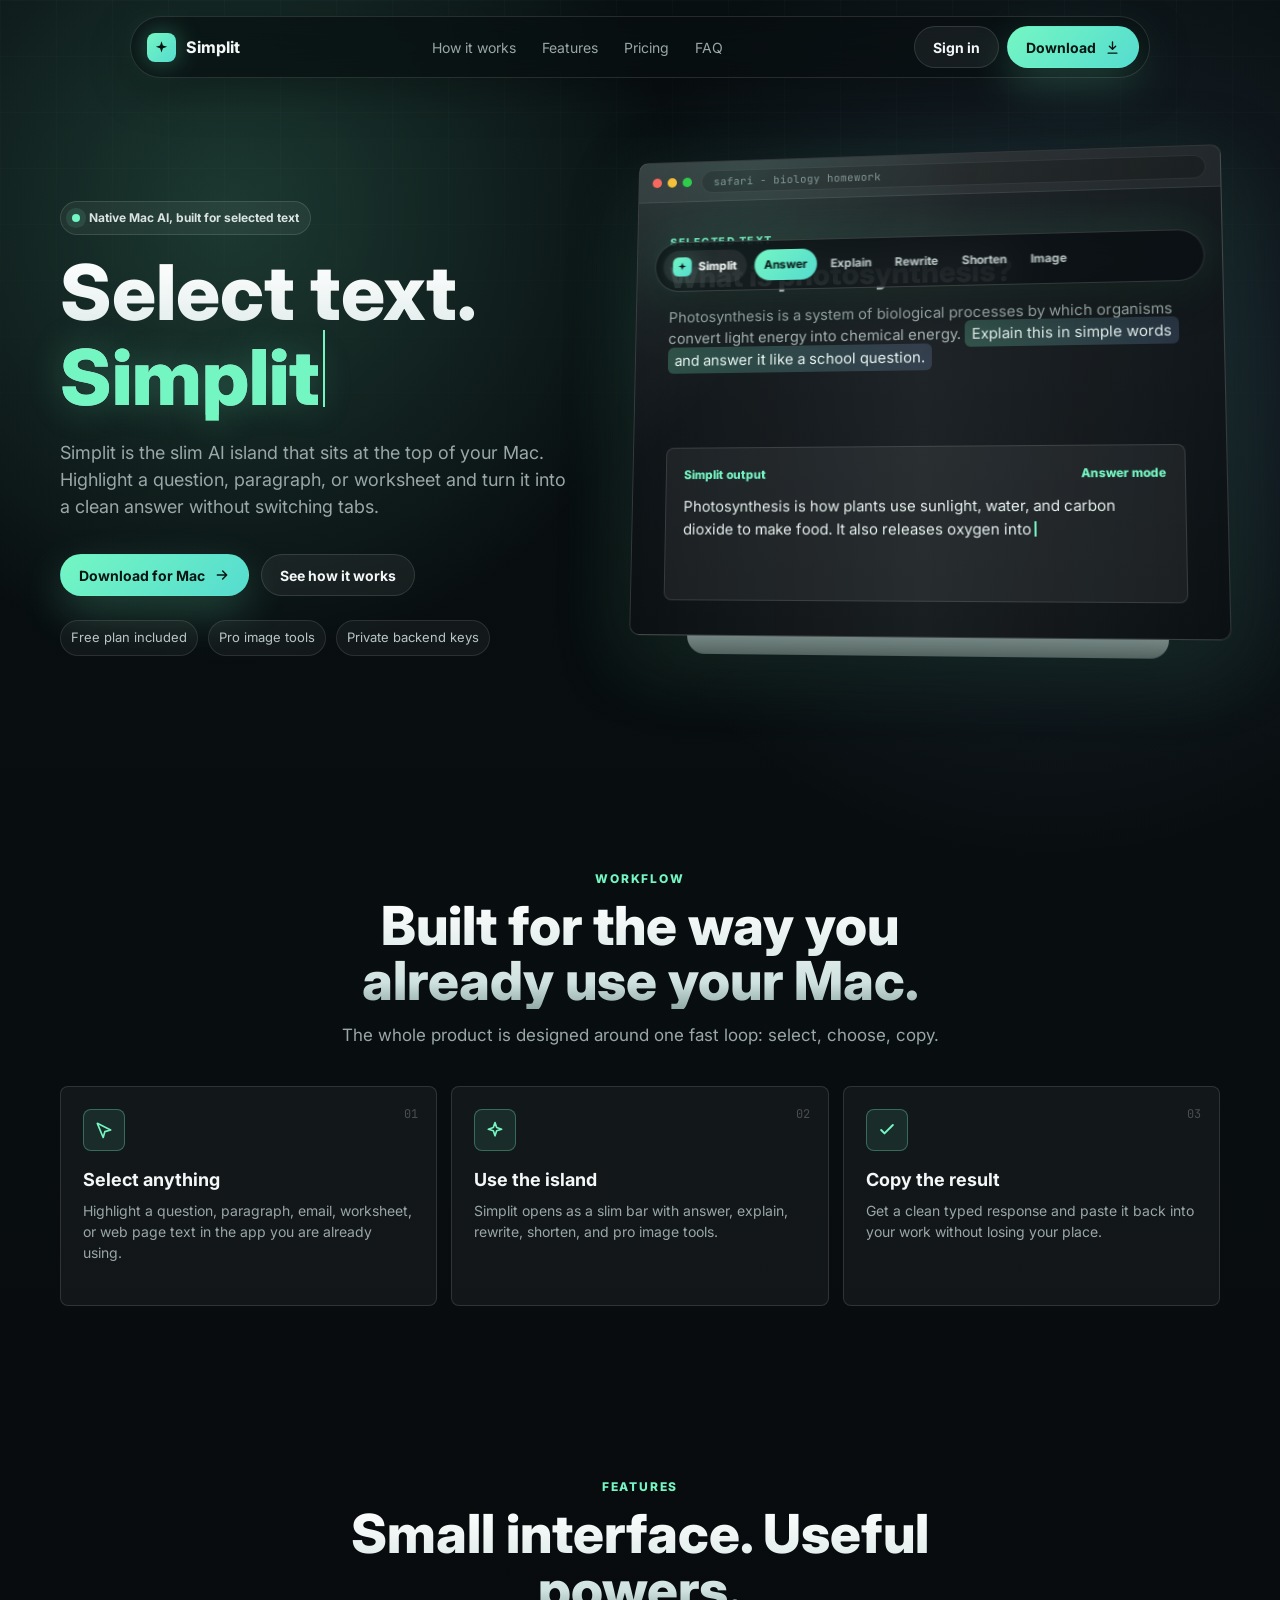
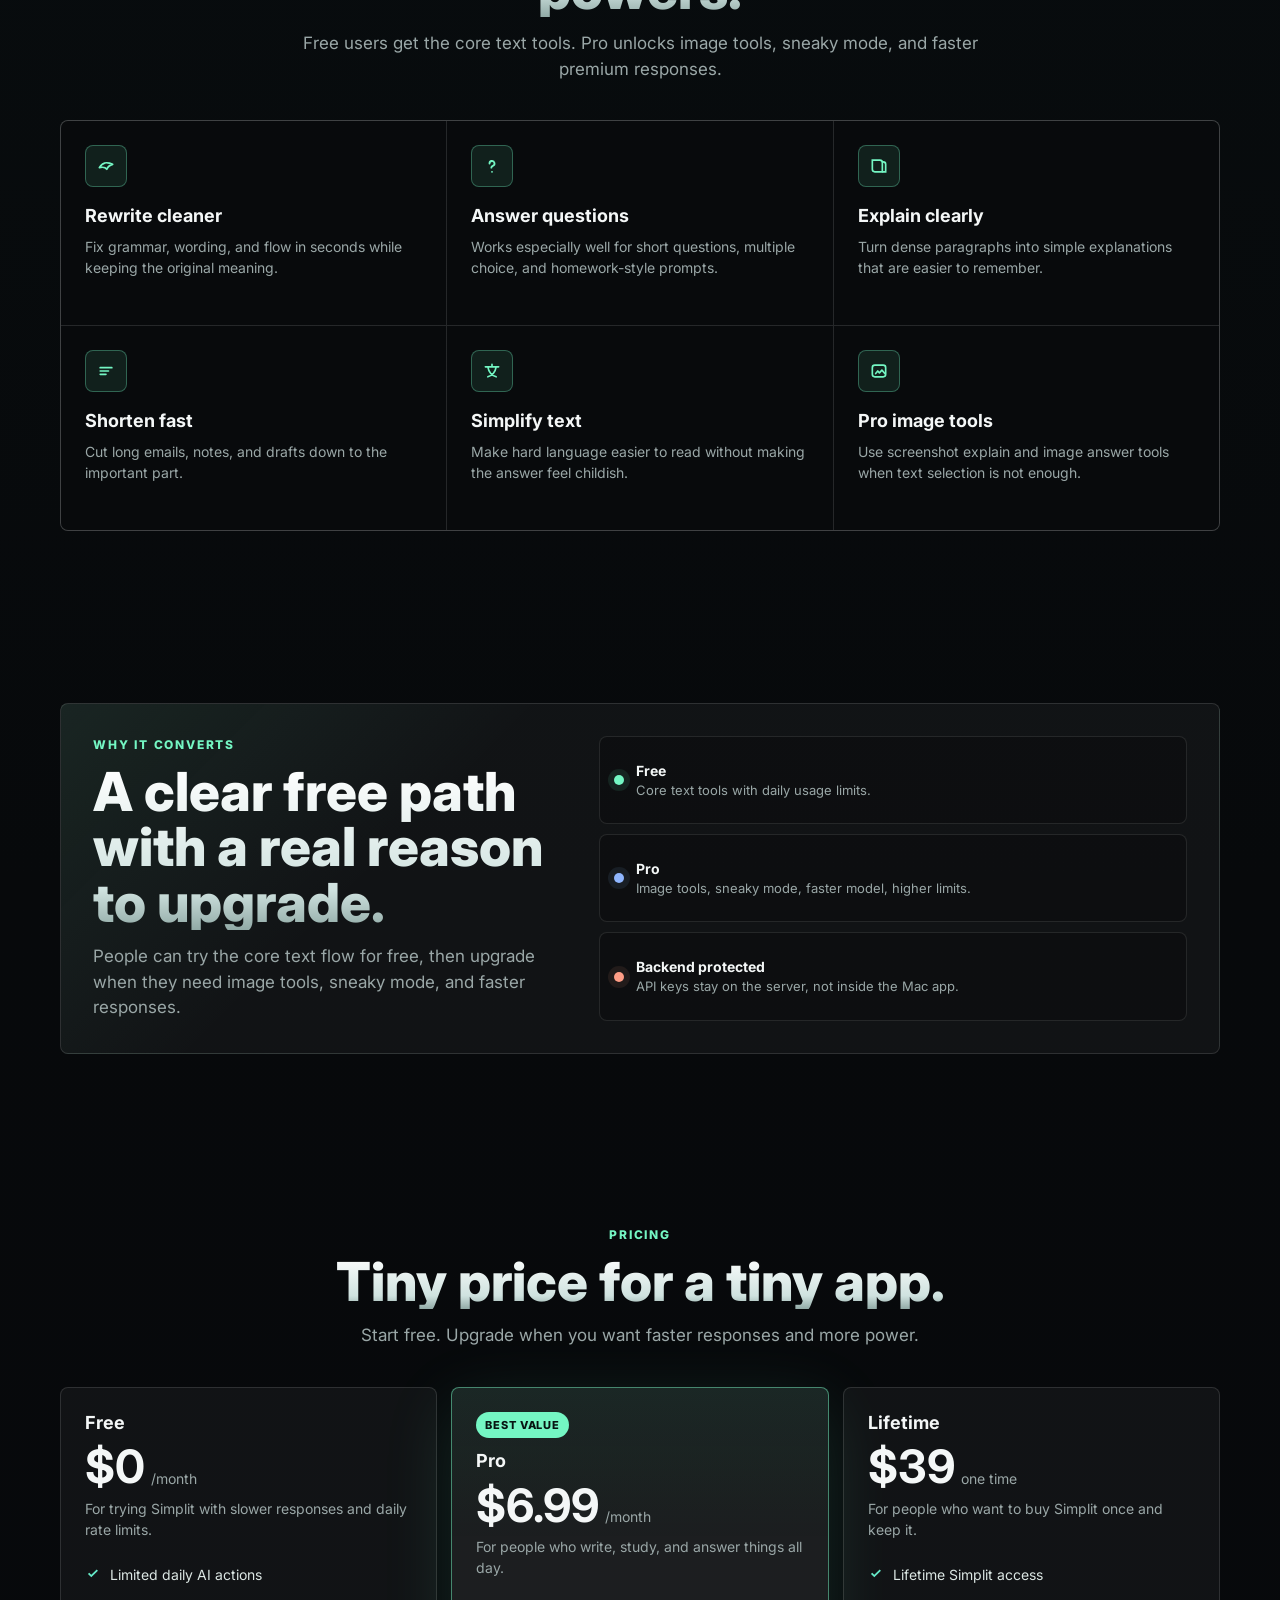
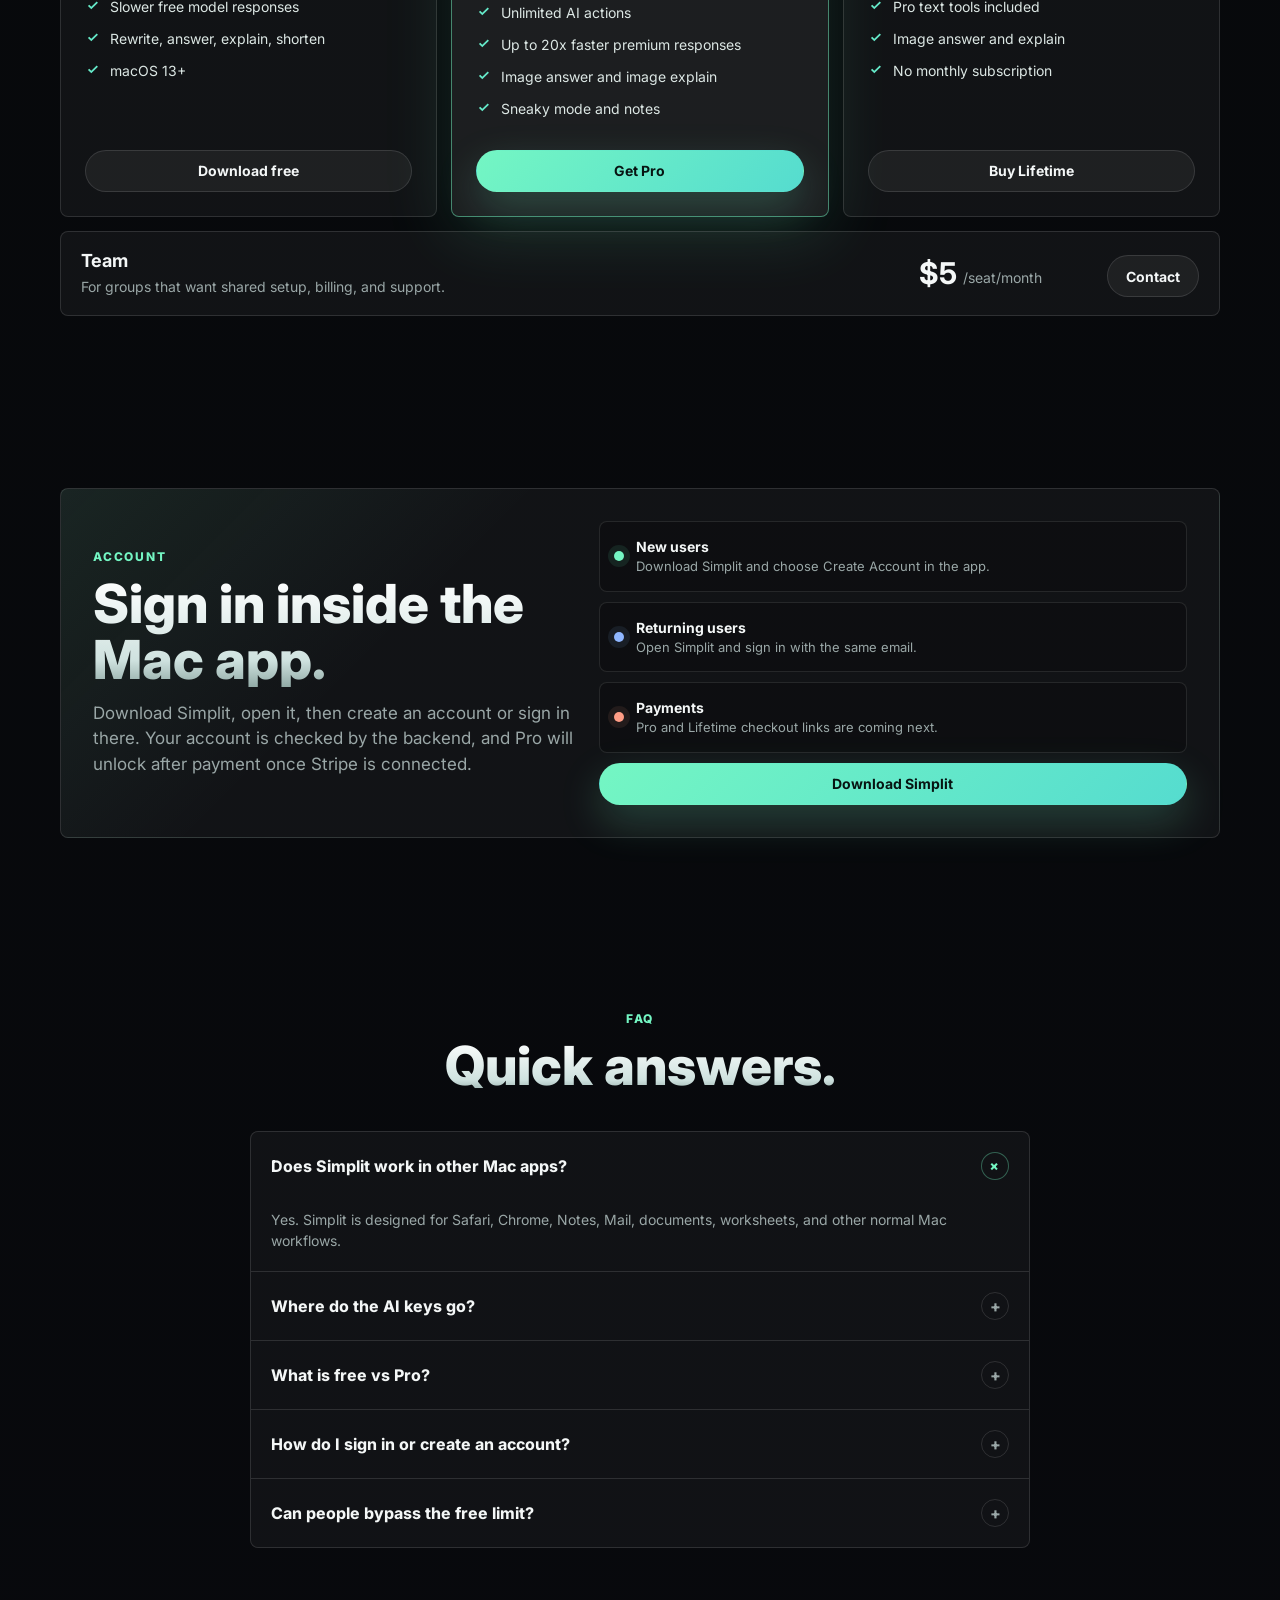
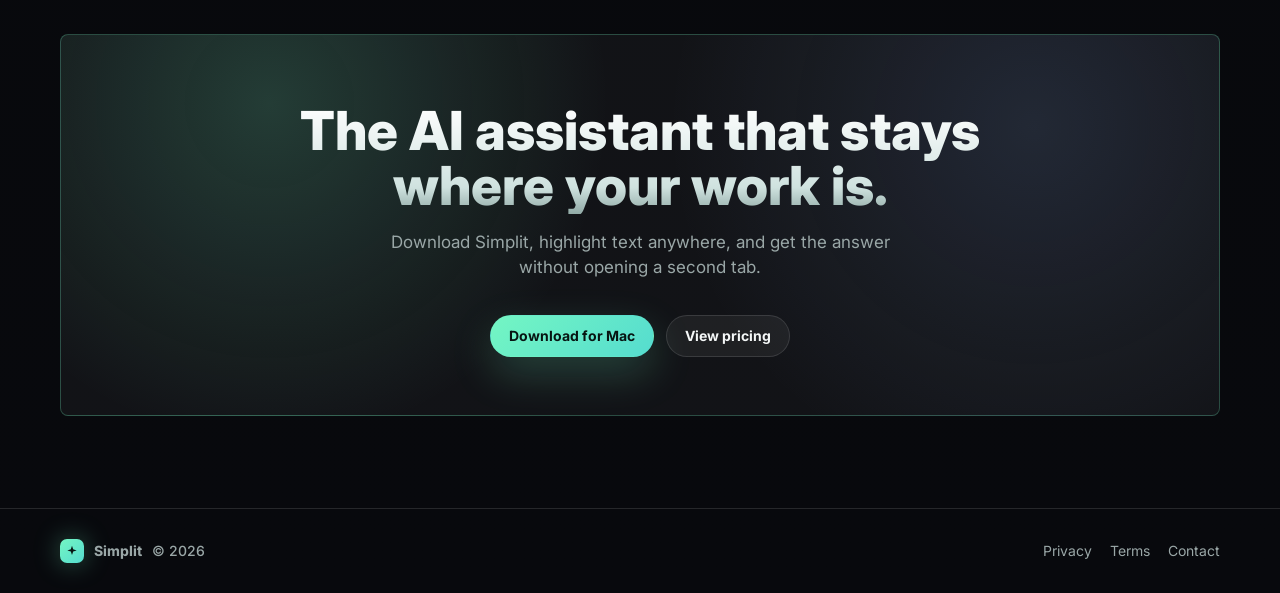
<file: index.html>
<!doctype html>
<html lang="en">
<head>
  <meta charset="utf-8">
  <meta name="viewport" content="width=device-width, initial-scale=1">
  <title>Simplit - AI writing assistant for Mac</title>
  <meta name="description" content="Simplit is a slim macOS AI island. Select text and answer, explain, rewrite, shorten, or simplify it without leaving the app you are in.">
  <meta property="og:title" content="Simplit - AI writing assistant for Mac">
  <meta property="og:description" content="Select text. Simplit answers. A native Mac AI assistant for students, writers, and builders.">
  <meta property="og:type" content="website">
  <meta name="twitter:card" content="summary_large_image">
  <link rel="preconnect" href="https://fonts.googleapis.com">
  <link rel="preconnect" href="https://fonts.gstatic.com" crossorigin>
  <link href="https://fonts.googleapis.com/css2?family=Inter:wght@400;500;600;700;800&family=JetBrains+Mono:wght@500&display=swap" rel="stylesheet">
  <style>
    :root {
      --bg: #07090b;
      --panel: rgba(255,255,255,.055);
      --panel-strong: rgba(255,255,255,.085);
      --line: rgba(255,255,255,.12);
      --text: #f4f7f7;
      --muted: #9aa7a7;
      --soft: #d9e4e1;
      --mint: #74f6c3;
      --mint-2: #55dccf;
      --blue: #8fb6ff;
      --coral: #ff9d86;
      --ink: #071412;
      --shadow: 0 18px 70px rgba(0,0,0,.44);
      --glow: 0 24px 80px rgba(116,246,195,.18);
    }

    * {
      box-sizing: border-box;
    }

    html {
      scroll-behavior: smooth;
    }

    body {
      margin: 0;
      min-height: 100vh;
      background:
        radial-gradient(circle at 18% 4%, rgba(116,246,195,.18), transparent 28rem),
        radial-gradient(circle at 82% 7%, rgba(143,182,255,.14), transparent 30rem),
        linear-gradient(180deg, #091012 0%, var(--bg) 46%, #08090d 100%);
      color: var(--text);
      font-family: Inter, system-ui, -apple-system, BlinkMacSystemFont, "Segoe UI", sans-serif;
      line-height: 1.5;
      -webkit-font-smoothing: antialiased;
      text-rendering: optimizeLegibility;
    }

    a {
      color: inherit;
      text-decoration: none;
    }

    button,
    a {
      -webkit-tap-highlight-color: transparent;
    }

    .page-shell {
      position: relative;
      overflow: hidden;
    }

    .gridwash {
      position: fixed;
      inset: 0;
      pointer-events: none;
      background-image:
        linear-gradient(rgba(255,255,255,.035) 1px, transparent 1px),
        linear-gradient(90deg, rgba(255,255,255,.035) 1px, transparent 1px);
      background-size: 56px 56px;
      mask-image: linear-gradient(to bottom, rgba(0,0,0,.85), transparent 72%);
      opacity: .7;
    }

    .container {
      width: min(1160px, calc(100% - 40px));
      margin: 0 auto;
    }

    .nav-wrap {
      position: fixed;
      z-index: 50;
      top: 16px;
      left: 0;
      right: 0;
      padding: 0 16px;
    }

    .nav {
      display: flex;
      align-items: center;
      justify-content: space-between;
      gap: 16px;
      width: min(1020px, 100%);
      margin: 0 auto;
      padding: 9px 10px 9px 16px;
      border: 1px solid var(--line);
      border-radius: 999px;
      background: rgba(9, 14, 16, .72);
      box-shadow: 0 14px 44px rgba(0,0,0,.28);
      backdrop-filter: blur(22px) saturate(145%);
      -webkit-backdrop-filter: blur(22px) saturate(145%);
    }

    .brand {
      display: flex;
      align-items: center;
      gap: 10px;
      min-width: max-content;
      font-weight: 750;
      letter-spacing: 0;
    }

    .logo {
      display: grid;
      place-items: center;
      width: 29px;
      height: 29px;
      color: var(--ink);
      border-radius: 8px;
      background: linear-gradient(135deg, var(--mint), var(--mint-2));
      box-shadow: 0 0 26px rgba(116,246,195,.36);
    }

    .nav-links {
      display: flex;
      align-items: center;
      gap: 2px;
      color: var(--muted);
      font-size: 14px;
    }

    .nav-links a {
      border-radius: 999px;
      padding: 8px 12px;
      transition: background .18s ease, color .18s ease, transform .18s ease;
    }

    .nav-links a:hover {
      color: var(--text);
      background: rgba(255,255,255,.07);
      transform: translateY(-1px);
    }

    .button {
      display: inline-flex;
      align-items: center;
      justify-content: center;
      gap: 9px;
      min-height: 42px;
      padding: 0 18px;
      border: 1px solid transparent;
      border-radius: 999px;
      font-size: 14px;
      font-weight: 700;
      white-space: nowrap;
      transition: transform .18s ease, background .18s ease, border-color .18s ease, box-shadow .18s ease;
    }

    .button:hover {
      transform: translateY(-2px);
    }

    .button.primary {
      color: var(--ink);
      background: linear-gradient(135deg, var(--mint), var(--mint-2));
      box-shadow: 0 16px 42px rgba(116,246,195,.22);
    }

    .button.primary:hover {
      box-shadow: 0 20px 54px rgba(116,246,195,.34);
    }

    .button.secondary {
      color: var(--text);
      border-color: var(--line);
      background: rgba(255,255,255,.055);
    }

    .button.secondary:hover {
      background: rgba(255,255,255,.085);
      border-color: rgba(255,255,255,.22);
    }

    .hero {
      position: relative;
      padding: 148px 0 76px;
    }

    .hero-grid {
      display: grid;
      grid-template-columns: minmax(0, .92fr) minmax(420px, 1.08fr);
      align-items: center;
      gap: 58px;
    }

    .eyebrow {
      display: inline-flex;
      align-items: center;
      gap: 9px;
      width: fit-content;
      padding: 7px 11px;
      color: var(--soft);
      border: 1px solid rgba(255,255,255,.12);
      border-radius: 999px;
      background: rgba(255,255,255,.055);
      font-size: 12px;
      font-weight: 700;
    }

    .ping {
      position: relative;
      width: 8px;
      height: 8px;
      border-radius: 999px;
      background: var(--mint);
      box-shadow: 0 0 0 6px rgba(116,246,195,.11);
    }

    h1,
    h2,
    h3,
    p {
      margin: 0;
    }

    h1 {
      max-width: 640px;
      margin-top: 22px;
      font-size: clamp(48px, 6vw, 82px);
      line-height: .95;
      font-weight: 820;
      letter-spacing: 0;
    }

    .gradient-text {
      background: linear-gradient(180deg, #fff 0%, #cfe2df 76%, #91aaa6 100%);
      -webkit-background-clip: text;
      background-clip: text;
      color: transparent;
    }

    .accent-text {
      color: var(--mint);
      text-shadow: 0 0 36px rgba(116,246,195,.25);
    }

    .hero-copy {
      max-width: 580px;
      margin-top: 24px;
      color: var(--muted);
      font-size: 18px;
    }

    .hero-actions {
      display: flex;
      flex-wrap: wrap;
      gap: 12px;
      margin-top: 34px;
    }

    .nav-actions {
      display: flex;
      align-items: center;
      gap: 8px;
    }

    .microproof {
      display: flex;
      flex-wrap: wrap;
      gap: 10px;
      margin-top: 24px;
      color: #b9c6c5;
      font-size: 13px;
    }

    .microproof span {
      padding: 7px 10px;
      border: 1px solid rgba(255,255,255,.1);
      border-radius: 999px;
      background: rgba(255,255,255,.045);
    }

    .mac-stage {
      position: relative;
      min-height: 560px;
      perspective: 1200px;
    }

    .mac-light {
      position: absolute;
      inset: 58px 24px auto;
      height: 360px;
      border-radius: 999px;
      background:
        radial-gradient(circle at 30% 30%, rgba(116,246,195,.28), transparent 40%),
        radial-gradient(circle at 72% 24%, rgba(143,182,255,.22), transparent 38%),
        radial-gradient(circle at 50% 75%, rgba(255,157,134,.13), transparent 42%);
      filter: blur(44px);
      opacity: .9;
      animation: breathe 5s ease-in-out infinite;
    }

    .mac {
      position: relative;
      width: min(100%, 650px);
      margin: 0 auto;
      transform: rotateX(5deg) rotateY(-6deg);
      transform-origin: center;
      animation: floatMac 6s ease-in-out infinite;
    }

    .screen {
      position: relative;
      overflow: hidden;
      min-height: 412px;
      border: 1px solid rgba(255,255,255,.16);
      border-radius: 10px;
      background:
        linear-gradient(135deg, rgba(255,255,255,.08), transparent 30%),
        linear-gradient(180deg, #151b1f, #0b1013);
      box-shadow: var(--shadow), var(--glow);
    }

    .screen::before {
      content: "";
      position: absolute;
      inset: 0;
      background:
        linear-gradient(90deg, transparent, rgba(255,255,255,.06), transparent),
        radial-gradient(circle at 20% 0%, rgba(116,246,195,.1), transparent 34%);
      pointer-events: none;
    }

    .browser-top {
      display: flex;
      align-items: center;
      gap: 10px;
      height: 42px;
      padding: 0 14px;
      border-bottom: 1px solid rgba(255,255,255,.08);
      background: rgba(255,255,255,.055);
    }

    .traffic {
      display: flex;
      gap: 6px;
    }

    .traffic span {
      width: 10px;
      height: 10px;
      border-radius: 999px;
    }

    .traffic span:nth-child(1) { background: #ff5f57; }
    .traffic span:nth-child(2) { background: #febc2e; }
    .traffic span:nth-child(3) { background: #28c840; }

    .urlbar {
      flex: 1;
      min-width: 0;
      height: 24px;
      border: 1px solid rgba(255,255,255,.08);
      border-radius: 999px;
      background: rgba(0,0,0,.22);
      color: #7f8d8c;
      font-family: "JetBrains Mono", monospace;
      font-size: 11px;
      line-height: 22px;
      padding: 0 12px;
      overflow: hidden;
      text-overflow: ellipsis;
      white-space: nowrap;
    }

    .document {
      padding: 34px;
    }

    .doc-label {
      color: var(--mint);
      font-size: 11px;
      font-weight: 800;
      letter-spacing: .14em;
      text-transform: uppercase;
    }

    .doc-title {
      max-width: 470px;
      margin-top: 12px;
      color: #f7fbfb;
      font-size: 30px;
      line-height: 1.1;
      font-weight: 800;
    }

    .doc-text {
      max-width: 520px;
      margin-top: 14px;
      color: #aab8b7;
      font-size: 15px;
    }

    .selection {
      margin-top: 22px;
      padding: 4px 7px;
      border-radius: 6px;
      color: #eaf7f4;
      background: linear-gradient(90deg, rgba(116,246,195,.24), rgba(143,182,255,.18));
      box-decoration-break: clone;
      -webkit-box-decoration-break: clone;
    }

    .simplit-island {
      position: absolute;
      left: 50%;
      top: 84px;
      display: flex;
      align-items: center;
      gap: 8px;
      width: min(94%, 560px);
      padding: 8px;
      border: 1px solid rgba(255,255,255,.16);
      border-radius: 999px;
      background: rgba(10, 15, 17, .78);
      box-shadow: 0 18px 54px rgba(0,0,0,.46), 0 0 48px rgba(116,246,195,.16);
      transform: translateX(-50%);
      backdrop-filter: blur(24px) saturate(155%);
      -webkit-backdrop-filter: blur(24px) saturate(155%);
      animation: islandIn .85s .35s cubic-bezier(.2,.9,.2,1) both;
    }

    .island-brand {
      display: flex;
      align-items: center;
      gap: 7px;
      min-width: max-content;
      padding: 7px 10px;
      border-radius: 999px;
      background: rgba(255,255,255,.07);
      font-size: 12px;
      font-weight: 800;
    }

    .island-tools {
      display: flex;
      align-items: center;
      gap: 4px;
      overflow: hidden;
    }

    .tool-pill {
      min-width: max-content;
      padding: 7px 10px;
      border-radius: 999px;
      color: #c4cfcd;
      font-size: 12px;
      font-weight: 700;
      transition: color .18s ease, background .18s ease;
    }

    .tool-pill.active {
      color: var(--ink);
      background: linear-gradient(135deg, var(--mint), var(--mint-2));
    }

    .tool-pill:not(.active):hover {
      color: var(--text);
      background: rgba(255,255,255,.075);
    }

    .answer-card {
      position: relative;
      margin-top: 78px;
      width: min(100%, 520px);
      padding: 18px;
      border: 1px solid rgba(255,255,255,.12);
      border-radius: 8px;
      background: rgba(255,255,255,.06);
    }

    .answer-head {
      display: flex;
      align-items: center;
      justify-content: space-between;
      gap: 10px;
      color: var(--mint);
      font-size: 12px;
      font-weight: 800;
    }

    .answer-body {
      min-height: 86px;
      margin-top: 12px;
      color: #e8f2ef;
      font-size: 15px;
    }

    .caret {
      display: inline-block;
      width: 2px;
      height: 1em;
      margin-left: 3px;
      vertical-align: -2px;
      background: var(--mint);
      animation: blink 1s infinite;
    }

    .mac-base {
      width: 80%;
      height: 18px;
      margin: 0 auto;
      border-radius: 0 0 30px 30px;
      background: linear-gradient(180deg, #aeb8ba, #697273);
      box-shadow: 0 24px 48px rgba(0,0,0,.36);
    }

    .section {
      position: relative;
      padding: 86px 0;
    }

    .section-head {
      width: min(680px, 100%);
      margin: 0 auto 38px;
      text-align: center;
    }

    .kicker {
      color: var(--mint);
      font-size: 12px;
      font-weight: 800;
      letter-spacing: .15em;
      text-transform: uppercase;
    }

    h2 {
      margin-top: 10px;
      font-size: clamp(34px, 4.2vw, 54px);
      line-height: 1.03;
      font-weight: 820;
      letter-spacing: 0;
    }

    .section-copy {
      margin-top: 14px;
      color: var(--muted);
      font-size: 17px;
    }

    .workflow {
      display: grid;
      grid-template-columns: repeat(3, 1fr);
      gap: 14px;
    }

    .step {
      position: relative;
      min-height: 220px;
      padding: 22px;
      border: 1px solid var(--line);
      border-radius: 8px;
      background: rgba(255,255,255,.045);
      transition: transform .2s ease, background .2s ease, border-color .2s ease;
    }

    .step:hover,
    .feature:hover,
    .price:hover {
      transform: translateY(-4px);
      background: rgba(255,255,255,.068);
      border-color: rgba(255,255,255,.22);
    }

    .number {
      position: absolute;
      top: 18px;
      right: 18px;
      color: rgba(255,255,255,.24);
      font-family: "JetBrains Mono", monospace;
      font-size: 12px;
    }

    .iconbox {
      display: grid;
      place-items: center;
      width: 42px;
      height: 42px;
      margin-bottom: 18px;
      border: 1px solid rgba(116,246,195,.32);
      border-radius: 8px;
      color: var(--mint);
      background: rgba(116,246,195,.09);
    }

    .step h3,
    .feature h3,
    .price h3 {
      font-size: 18px;
      line-height: 1.2;
    }

    .step p,
    .feature p,
    .price p,
    .faq p {
      margin-top: 9px;
      color: var(--muted);
      font-size: 14px;
    }

    .feature-grid {
      display: grid;
      grid-template-columns: repeat(3, 1fr);
      gap: 1px;
      overflow: hidden;
      border: 1px solid var(--line);
      border-radius: 8px;
      background: var(--line);
    }

    .feature {
      min-height: 204px;
      padding: 24px;
      background: rgba(7,9,11,.92);
      transition: transform .2s ease, background .2s ease, border-color .2s ease;
    }

    .compare-band {
      display: grid;
      grid-template-columns: .9fr 1.1fr;
      gap: 24px;
      align-items: stretch;
      padding: 32px;
      border: 1px solid var(--line);
      border-radius: 8px;
      background:
        linear-gradient(135deg, rgba(116,246,195,.08), transparent 32%),
        rgba(255,255,255,.045);
    }

    .compare-copy {
      display: flex;
      flex-direction: column;
      justify-content: center;
    }

    .compare-copy h2 {
      max-width: 450px;
    }

    .mini-list {
      display: grid;
      gap: 10px;
    }

    .mini-row {
      display: flex;
      align-items: center;
      gap: 12px;
      min-height: 62px;
      padding: 14px;
      border: 1px solid rgba(255,255,255,.1);
      border-radius: 8px;
      background: rgba(0,0,0,.22);
    }

    .mini-row strong {
      display: block;
      font-size: 14px;
    }

    .mini-row span {
      display: block;
      color: var(--muted);
      font-size: 13px;
    }

    .dot {
      width: 10px;
      height: 10px;
      border-radius: 999px;
      background: var(--mint);
      box-shadow: 0 0 0 6px rgba(116,246,195,.09);
    }

    .pricing {
      display: grid;
      grid-template-columns: repeat(3, 1fr);
      gap: 14px;
    }

    .price {
      position: relative;
      display: flex;
      flex-direction: column;
      min-height: 430px;
      padding: 24px;
      border: 1px solid var(--line);
      border-radius: 8px;
      background: rgba(255,255,255,.045);
      transition: transform .2s ease, background .2s ease, border-color .2s ease, box-shadow .2s ease;
    }

    .price.featured {
      border-color: rgba(116,246,195,.48);
      background:
        linear-gradient(180deg, rgba(116,246,195,.09), rgba(255,255,255,.045) 36%),
        rgba(255,255,255,.045);
      box-shadow: 0 18px 70px rgba(116,246,195,.13);
    }

    .badge {
      width: fit-content;
      margin-bottom: 12px;
      padding: 5px 9px;
      border-radius: 999px;
      color: var(--ink);
      background: var(--mint);
      font-size: 11px;
      font-weight: 800;
      letter-spacing: .08em;
      text-transform: uppercase;
    }

    .price-line {
      display: flex;
      align-items: end;
      gap: 6px;
      margin-top: 12px;
    }

    .price-line strong {
      font-size: 46px;
      line-height: .95;
      letter-spacing: 0;
    }

    .price-line span {
      color: var(--muted);
      font-size: 14px;
    }

    .checks {
      display: grid;
      gap: 11px;
      margin: 24px 0;
      padding: 0;
      list-style: none;
      color: #dce7e4;
      font-size: 14px;
    }

    .checks li {
      display: flex;
      gap: 9px;
    }

    .checks li::before {
      content: "";
      width: 16px;
      height: 16px;
      margin-top: 2px;
      flex: 0 0 16px;
      border-radius: 999px;
      background:
        linear-gradient(135deg, var(--mint), var(--mint-2));
      mask: url("data:image/svg+xml,%3Csvg xmlns='http://www.w3.org/2000/svg' viewBox='0 0 20 20'%3E%3Cpath fill='black' d='M8.1 13.7 4.4 10l1.4-1.4 2.3 2.3 6-6 1.4 1.4z'/%3E%3C/svg%3E") center / 18px 18px no-repeat;
    }

    .price .button {
      margin-top: auto;
    }

    .price.team-small {
      grid-column: 1 / -1;
      min-height: 0;
      display: grid;
      grid-template-columns: 1fr auto auto;
      align-items: center;
      gap: 18px;
      padding: 18px 20px;
    }

    .price.team-small p {
      margin-top: 5px;
    }

    .price.team-small .price-line {
      margin-top: 0;
      min-width: 170px;
    }

    .price.team-small .price-line strong {
      font-size: 30px;
    }

    .faq {
      width: min(780px, 100%);
      margin: 0 auto;
      border: 1px solid var(--line);
      border-radius: 8px;
      background: rgba(255,255,255,.04);
      overflow: hidden;
    }

    details {
      border-bottom: 1px solid var(--line);
    }

    details:last-child {
      border-bottom: 0;
    }

    summary {
      display: flex;
      align-items: center;
      justify-content: space-between;
      gap: 18px;
      padding: 20px;
      cursor: pointer;
      font-weight: 750;
      list-style: none;
    }

    summary::-webkit-details-marker {
      display: none;
    }

    .plus {
      display: grid;
      place-items: center;
      width: 28px;
      height: 28px;
      flex: 0 0 28px;
      border: 1px solid var(--line);
      border-radius: 999px;
      color: var(--muted);
      transition: transform .2s ease, color .2s ease, border-color .2s ease;
    }

    details[open] .plus {
      color: var(--mint);
      border-color: rgba(116,246,195,.35);
      transform: rotate(45deg);
    }

    details p {
      padding: 0 20px 20px;
    }

    .cta {
      padding-bottom: 92px;
    }

    .cta-panel {
      position: relative;
      overflow: hidden;
      padding: 58px 30px;
      border: 1px solid rgba(116,246,195,.25);
      border-radius: 8px;
      background:
        radial-gradient(circle at 18% 18%, rgba(116,246,195,.18), transparent 34%),
        radial-gradient(circle at 84% 24%, rgba(143,182,255,.13), transparent 36%),
        rgba(255,255,255,.045);
      text-align: center;
    }

    .cta-panel h2 {
      max-width: 760px;
      margin-left: auto;
      margin-right: auto;
    }

    .cta-panel p {
      max-width: 560px;
      margin: 16px auto 0;
      color: var(--muted);
      font-size: 17px;
    }

    footer {
      border-top: 1px solid var(--line);
      padding: 30px 0;
      color: var(--muted);
      font-size: 14px;
    }

    .footer-inner {
      display: flex;
      align-items: center;
      justify-content: space-between;
      gap: 20px;
    }

    .footer-links {
      display: flex;
      gap: 18px;
    }

    .footer-links a {
      transition: color .18s ease;
    }

    .footer-links a:hover {
      color: var(--text);
    }

    .reveal {
      opacity: 0;
      transform: translateY(16px);
      animation: reveal .75s ease forwards;
    }

    .delay-1 { animation-delay: .08s; }
    .delay-2 { animation-delay: .18s; }
    .delay-3 { animation-delay: .28s; }

    @keyframes reveal {
      to {
        opacity: 1;
        transform: none;
      }
    }

    @keyframes floatMac {
      0%, 100% { transform: rotateX(5deg) rotateY(-6deg) translateY(0); }
      50% { transform: rotateX(5deg) rotateY(-6deg) translateY(-12px); }
    }

    @keyframes islandIn {
      from {
        opacity: 0;
        transform: translateX(-50%) translateY(-20px) scale(.96);
      }
      to {
        opacity: 1;
        transform: translateX(-50%) translateY(0) scale(1);
      }
    }

    @keyframes breathe {
      0%, 100% { opacity: .72; transform: scale(.98); }
      50% { opacity: 1; transform: scale(1.04); }
    }

    @keyframes blink {
      0%, 45% { opacity: 1; }
      46%, 100% { opacity: 0; }
    }

    @media (max-width: 980px) {
      .nav {
        width: 100%;
      }

      .nav-links {
        display: none;
      }

      .hero {
        padding-top: 124px;
      }

      .hero-grid {
        grid-template-columns: 1fr;
        gap: 42px;
      }

      .hero-copy,
      h1 {
        max-width: none;
      }

      .mac-stage {
        min-height: 500px;
      }

      .mac {
        transform: none;
        animation: none;
      }

      .workflow,
      .feature-grid,
      .pricing,
      .compare-band {
        grid-template-columns: 1fr;
      }

      .price.team-small {
        grid-template-columns: 1fr;
      }

      .price.team-small .price-line {
        min-width: 0;
      }
    }

    @media (max-width: 640px) {
      .container {
        width: min(100% - 28px, 1160px);
      }

      .nav {
        padding-left: 12px;
      }

      .button {
        min-height: 40px;
        padding: 0 14px;
      }

      .nav-actions .button.secondary {
        display: none;
      }

      .hero {
        padding-top: 112px;
        padding-bottom: 44px;
      }

      h1 {
        font-size: clamp(42px, 14vw, 58px);
      }

      .hero-copy {
        font-size: 16px;
      }

      .hero-actions {
        display: grid;
      }

      .mac-stage {
        min-height: 465px;
      }

      .screen {
        min-height: 420px;
      }

      .document {
        padding: 24px 18px;
      }

      .doc-title {
        font-size: 24px;
      }

      .simplit-island {
        top: 72px;
        align-items: stretch;
        border-radius: 18px;
        flex-direction: column;
        width: calc(100% - 24px);
      }

      .island-tools {
        flex-wrap: wrap;
      }

      .tool-pill {
        flex: 1;
        text-align: center;
      }

      .answer-card {
        margin-top: 128px;
      }

      .section {
        padding: 64px 0;
      }

      .compare-band {
        padding: 22px;
      }

      .footer-inner {
        flex-direction: column;
      }
    }
  </style>
</head>
<body>
  <div class="page-shell">
    <div class="gridwash"></div>

    <header class="nav-wrap">
      <nav class="nav" aria-label="Main navigation">
        <a class="brand" href="#">
          <span class="logo" aria-hidden="true">
            <svg width="17" height="17" viewBox="0 0 24 24" fill="none">
              <path d="M12 3 14 9l6 2-6 2-2 6-2-6-6-2 6-2 2-6Z" fill="currentColor"/>
            </svg>
          </span>
          <span>Simplit</span>
        </a>

        <div class="nav-links">
          <a href="#workflow">How it works</a>
          <a href="#features">Features</a>
          <a href="#pricing">Pricing</a>
          <a href="#faq">FAQ</a>
        </div>

        <div class="nav-actions">
          <a class="button secondary" href="#account">Sign in</a>
          <a class="button primary" href="./downloads/Simplit.dmg">
            Download
            <svg width="15" height="15" viewBox="0 0 24 24" fill="none" aria-hidden="true">
              <path d="M12 3v12m0 0 5-5m-5 5-5-5M5 21h14" stroke="currentColor" stroke-width="2.2" stroke-linecap="round" stroke-linejoin="round"/>
            </svg>
          </a>
        </div>
      </nav>
    </header>

    <main>
      <section class="hero">
        <div class="container hero-grid">
          <div>
            <div class="eyebrow reveal">
              <span class="ping"></span>
              Native Mac AI, built for selected text
            </div>

            <h1 class="gradient-text reveal delay-1">
              Select text.
              <span class="accent-text" id="headline-word">Simplit answers.</span><span class="caret"></span>
            </h1>

            <p class="hero-copy reveal delay-2">
              Simplit is the slim AI island that sits at the top of your Mac. Highlight a question, paragraph, or worksheet and turn it into a clean answer without switching tabs.
            </p>

            <div class="hero-actions reveal delay-3">
              <a class="button primary" href="./downloads/Simplit.dmg">
                Download for Mac
                <svg width="16" height="16" viewBox="0 0 24 24" fill="none" aria-hidden="true">
                  <path d="M5 12h14m-6-6 6 6-6 6" stroke="currentColor" stroke-width="2.2" stroke-linecap="round" stroke-linejoin="round"/>
                </svg>
              </a>
              <a class="button secondary" href="#workflow">See how it works</a>
            </div>

            <div class="microproof reveal delay-3" aria-label="Product highlights">
              <span>Free plan included</span>
              <span>Pro image tools</span>
              <span>Private backend keys</span>
            </div>
          </div>

          <div class="mac-stage reveal delay-2" aria-label="Simplit running on a Mac">
            <div class="mac-light"></div>
            <div class="mac">
              <div class="screen">
                <div class="browser-top">
                  <div class="traffic" aria-hidden="true"><span></span><span></span><span></span></div>
                  <div class="urlbar">safari - biology homework</div>
                </div>

                <div class="document">
                  <div class="doc-label">Selected text</div>
                  <h2 class="doc-title">What is photosynthesis?</h2>
                  <p class="doc-text">
                    Photosynthesis is a system of biological processes by which organisms convert light energy into chemical energy.
                    <span class="selection">Explain this in simple words and answer it like a school question.</span>
                  </p>

                  <div class="answer-card">
                    <div class="answer-head">
                      <span>Simplit output</span>
                      <span>Answer mode</span>
                    </div>
                    <p class="answer-body"><span id="typed-answer"></span><span class="caret"></span></p>
                  </div>
                </div>

                <div class="simplit-island">
                  <div class="island-brand">
                    <span class="logo" aria-hidden="true" style="width:20px;height:20px;border-radius:6px;">
                      <svg width="12" height="12" viewBox="0 0 24 24" fill="none"><path d="M12 3 14 9l6 2-6 2-2 6-2-6-6-2 6-2 2-6Z" fill="currentColor"/></svg>
                    </span>
                    Simplit
                  </div>
                  <div class="island-tools" aria-label="Simplit tools">
                    <span class="tool-pill active">Answer</span>
                    <span class="tool-pill">Explain</span>
                    <span class="tool-pill">Rewrite</span>
                    <span class="tool-pill">Shorten</span>
                    <span class="tool-pill">Image</span>
                  </div>
                </div>
              </div>
              <div class="mac-base"></div>
            </div>
          </div>
        </div>
      </section>

      <section id="workflow" class="section">
        <div class="container">
          <div class="section-head">
            <p class="kicker">Workflow</p>
            <h2 class="gradient-text">Built for the way you already use your Mac.</h2>
            <p class="section-copy">The whole product is designed around one fast loop: select, choose, copy.</p>
          </div>

          <div class="workflow">
            <article class="step">
              <span class="number">01</span>
              <div class="iconbox" aria-hidden="true">
                <svg width="20" height="20" viewBox="0 0 24 24" fill="none"><path d="M4 4l7 17 2-7 7-2L4 4Z" stroke="currentColor" stroke-width="2" stroke-linejoin="round"/></svg>
              </div>
              <h3>Select anything</h3>
              <p>Highlight a question, paragraph, email, worksheet, or web page text in the app you are already using.</p>
            </article>

            <article class="step">
              <span class="number">02</span>
              <div class="iconbox" aria-hidden="true">
                <svg width="20" height="20" viewBox="0 0 24 24" fill="none"><path d="M12 3 14 9l6 2-6 2-2 6-2-6-6-2 6-2 2-6Z" stroke="currentColor" stroke-width="2" stroke-linejoin="round"/></svg>
              </div>
              <h3>Use the island</h3>
              <p>Simplit opens as a slim bar with answer, explain, rewrite, shorten, and pro image tools.</p>
            </article>

            <article class="step">
              <span class="number">03</span>
              <div class="iconbox" aria-hidden="true">
                <svg width="20" height="20" viewBox="0 0 24 24" fill="none"><path d="m5 12 4 4L19 6" stroke="currentColor" stroke-width="2.4" stroke-linecap="round" stroke-linejoin="round"/></svg>
              </div>
              <h3>Copy the result</h3>
              <p>Get a clean typed response and paste it back into your work without losing your place.</p>
            </article>
          </div>
        </div>
      </section>

      <section id="features" class="section">
        <div class="container">
          <div class="section-head">
            <p class="kicker">Features</p>
            <h2 class="gradient-text">Small interface. Useful powers.</h2>
            <p class="section-copy">Free users get the core text tools. Pro unlocks image tools, sneaky mode, and faster premium responses.</p>
          </div>

          <div class="feature-grid">
            <article class="feature">
              <div class="iconbox" aria-hidden="true"><svg width="20" height="20" viewBox="0 0 24 24" fill="none"><path d="M4 14c4-7 9-7 16-4-4 1-6 3-7 6-2-3-5-3-9-2Z" stroke="currentColor" stroke-width="2" stroke-linejoin="round"/></svg></div>
              <h3>Rewrite cleaner</h3>
              <p>Fix grammar, wording, and flow in seconds while keeping the original meaning.</p>
            </article>

            <article class="feature">
              <div class="iconbox" aria-hidden="true"><svg width="20" height="20" viewBox="0 0 24 24" fill="none"><path d="M9 9a3 3 0 1 1 4 2.8c-1.2.5-1.8 1.2-1.8 2.2M12 19h.01" stroke="currentColor" stroke-width="2.2" stroke-linecap="round"/></svg></div>
              <h3>Answer questions</h3>
              <p>Works especially well for short questions, multiple choice, and homework-style prompts.</p>
            </article>

            <article class="feature">
              <div class="iconbox" aria-hidden="true"><svg width="20" height="20" viewBox="0 0 24 24" fill="none"><path d="M4 5h9a3 3 0 0 1 3 3v11H7a3 3 0 0 1-3-3V5Z" stroke="currentColor" stroke-width="2"/><path d="M16 7h1a3 3 0 0 1 3 3v9h-4" stroke="currentColor" stroke-width="2"/></svg></div>
              <h3>Explain clearly</h3>
              <p>Turn dense paragraphs into simple explanations that are easier to remember.</p>
            </article>

            <article class="feature">
              <div class="iconbox" aria-hidden="true"><svg width="20" height="20" viewBox="0 0 24 24" fill="none"><path d="M5 8h14M5 12h10M5 16h7" stroke="currentColor" stroke-width="2" stroke-linecap="round"/></svg></div>
              <h3>Shorten fast</h3>
              <p>Cut long emails, notes, and drafts down to the important part.</p>
            </article>

            <article class="feature">
              <div class="iconbox" aria-hidden="true"><svg width="20" height="20" viewBox="0 0 24 24" fill="none"><path d="M4 7h16M7 7c1 6 4 10 10 12M17 7c-1 6-4 10-10 12M12 4v3" stroke="currentColor" stroke-width="2" stroke-linecap="round"/></svg></div>
              <h3>Simplify text</h3>
              <p>Make hard language easier to read without making the answer feel childish.</p>
            </article>

            <article class="feature">
              <div class="iconbox" aria-hidden="true"><svg width="20" height="20" viewBox="0 0 24 24" fill="none"><path d="M4 8a3 3 0 0 1 3-3h10a3 3 0 0 1 3 3v8a3 3 0 0 1-3 3H7a3 3 0 0 1-3-3V8Z" stroke="currentColor" stroke-width="2"/><path d="m8 15 2.5-3 2 2.2L15.5 11 19 15" stroke="currentColor" stroke-width="2" stroke-linecap="round" stroke-linejoin="round"/></svg></div>
              <h3>Pro image tools</h3>
              <p>Use screenshot explain and image answer tools when text selection is not enough.</p>
            </article>
          </div>
        </div>
      </section>

      <section class="section">
        <div class="container">
          <div class="compare-band">
            <div class="compare-copy">
              <p class="kicker">Why it converts</p>
              <h2 class="gradient-text">A clear free path with a real reason to upgrade.</h2>
              <p class="section-copy">People can try the core text flow for free, then upgrade when they need image tools, sneaky mode, and faster responses.</p>
            </div>
            <div class="mini-list">
              <div class="mini-row"><span class="dot"></span><div><strong>Free</strong><span>Core text tools with daily usage limits.</span></div></div>
              <div class="mini-row"><span class="dot" style="background:var(--blue);box-shadow:0 0 0 6px rgba(143,182,255,.09);"></span><div><strong>Pro</strong><span>Image tools, sneaky mode, faster model, higher limits.</span></div></div>
              <div class="mini-row"><span class="dot" style="background:var(--coral);box-shadow:0 0 0 6px rgba(255,157,134,.09);"></span><div><strong>Backend protected</strong><span>API keys stay on the server, not inside the Mac app.</span></div></div>
            </div>
          </div>
        </div>
      </section>

      <section id="pricing" class="section">
        <div class="container">
          <div class="section-head">
            <p class="kicker">Pricing</p>
            <h2 class="gradient-text">Tiny price for a tiny app.</h2>
            <p class="section-copy">Start free. Upgrade when you want faster responses and more power.</p>
          </div>

          <div class="pricing">
            <article class="price">
              <h3>Free</h3>
              <div class="price-line"><strong>$0</strong><span>/month</span></div>
              <p>For trying Simplit with slower responses and daily rate limits.</p>
              <ul class="checks">
                <li>Limited daily AI actions</li>
                <li>Slower free model responses</li>
                <li>Rewrite, answer, explain, shorten</li>
                <li>macOS 13+</li>
              </ul>
              <a class="button secondary" href="./downloads/Simplit.dmg">Download free</a>
            </article>

            <article class="price featured">
              <div class="badge">Best value</div>
              <h3>Pro</h3>
              <div class="price-line"><strong>$6.99</strong><span>/month</span></div>
              <p>For people who write, study, and answer things all day.</p>
              <ul class="checks">
                <li>Unlimited AI actions</li>
                <li>Up to 20x faster premium responses</li>
                <li>Image answer and image explain</li>
                <li>Sneaky mode and notes</li>
              </ul>
              <a class="button primary" href="#account">Get Pro</a>
            </article>

            <article class="price">
              <h3>Lifetime</h3>
              <div class="price-line"><strong>$39</strong><span>one time</span></div>
              <p>For people who want to buy Simplit once and keep it.</p>
              <ul class="checks">
                <li>Lifetime Simplit access</li>
                <li>Pro text tools included</li>
                <li>Image answer and explain</li>
                <li>No monthly subscription</li>
              </ul>
              <a class="button secondary" href="#account">Buy Lifetime</a>
            </article>

            <article class="price team-small">
              <div>
                <h3>Team</h3>
                <p>For groups that want shared setup, billing, and support.</p>
              </div>
              <div class="price-line"><strong>$5</strong><span>/seat/month</span></div>
              <a class="button secondary" href="mailto:hello@simplit.app">Contact</a>
            </article>
          </div>
        </div>
      </section>

      <section id="account" class="section">
        <div class="container">
          <div class="compare-band">
            <div class="compare-copy">
              <p class="kicker">Account</p>
              <h2 class="gradient-text">Sign in inside the Mac app.</h2>
              <p class="section-copy">Download Simplit, open it, then create an account or sign in there. Your account is checked by the backend, and Pro will unlock after payment once Stripe is connected.</p>
            </div>
            <div class="mini-list">
              <div class="mini-row"><span class="dot"></span><div><strong>New users</strong><span>Download Simplit and choose Create Account in the app.</span></div></div>
              <div class="mini-row"><span class="dot" style="background:var(--blue);box-shadow:0 0 0 6px rgba(143,182,255,.09);"></span><div><strong>Returning users</strong><span>Open Simplit and sign in with the same email.</span></div></div>
              <div class="mini-row"><span class="dot" style="background:var(--coral);box-shadow:0 0 0 6px rgba(255,157,134,.09);"></span><div><strong>Payments</strong><span>Pro and Lifetime checkout links are coming next.</span></div></div>
              <a class="button primary" href="./downloads/Simplit.dmg">Download Simplit</a>
            </div>
          </div>
        </div>
      </section>

      <section id="faq" class="section">
        <div class="container">
          <div class="section-head">
            <p class="kicker">FAQ</p>
            <h2 class="gradient-text">Quick answers.</h2>
          </div>

          <div class="faq">
            <details open>
              <summary>Does Simplit work in other Mac apps?<span class="plus">+</span></summary>
              <p>Yes. Simplit is designed for Safari, Chrome, Notes, Mail, documents, worksheets, and other normal Mac workflows.</p>
            </details>
            <details>
              <summary>Where do the AI keys go?<span class="plus">+</span></summary>
              <p>The API keys belong on your backend. The Mac app signs in and sends requests to your server, so users cannot open the app and steal your keys.</p>
            </details>
            <details>
              <summary>What is free vs Pro?<span class="plus">+</span></summary>
              <p>Free is for core text actions with usage limits. Pro is for image tools, sneaky mode, faster premium responses, and higher limits.</p>
            </details>
            <details>
              <summary>How do I sign in or create an account?<span class="plus">+</span></summary>
              <p>Download the Mac app and sign in or create an account from Simplit. The website is for downloads, pricing, and payment checkout.</p>
            </details>
            <details>
              <summary>Can people bypass the free limit?<span class="plus">+</span></summary>
              <p>The proper setup limits usage from the backend by account and device identity. That makes simple account switching much harder to abuse.</p>
            </details>
          </div>
        </div>
      </section>

      <section class="cta">
        <div class="container">
          <div class="cta-panel">
            <h2 class="gradient-text">The AI assistant that stays where your work is.</h2>
            <p>Download Simplit, highlight text anywhere, and get the answer without opening a second tab.</p>
            <div class="hero-actions" style="justify-content:center;">
              <a class="button primary" href="./downloads/Simplit.dmg">Download for Mac</a>
              <a class="button secondary" href="#pricing">View pricing</a>
            </div>
          </div>
        </div>
      </section>
    </main>

    <footer>
      <div class="container footer-inner">
        <a class="brand" href="#">
          <span class="logo" aria-hidden="true" style="width:24px;height:24px;border-radius:7px;">
            <svg width="14" height="14" viewBox="0 0 24 24" fill="none"><path d="M12 3 14 9l6 2-6 2-2 6-2-6-6-2 6-2 2-6Z" fill="currentColor"/></svg>
          </span>
          <span>Simplit</span>
          <span style="color:var(--muted);font-weight:500;">© <span id="year"></span></span>
        </a>
        <div class="footer-links">
          <a href="#">Privacy</a>
          <a href="#">Terms</a>
          <a href="mailto:hello@simplit.app">Contact</a>
        </div>
      </div>
    </footer>
  </div>

  <script>
    const year = document.getElementById("year");
    if (year) year.textContent = new Date().getFullYear();

    function typewriter(element, words, options = {}) {
      if (!element || !words.length) return;
      const speed = options.speed || 54;
      const erase = options.erase || 28;
      const pause = options.pause || 1400;
      let wordIndex = 0;
      let text = "";
      let deleting = false;

      function tick() {
        const word = words[wordIndex % words.length];
        if (!deleting && text === word) {
          window.setTimeout(() => {
            deleting = true;
            tick();
          }, pause);
          return;
        }

        if (deleting && text === "") {
          deleting = false;
          wordIndex += 1;
          tick();
          return;
        }

        text = deleting ? word.slice(0, Math.max(0, text.length - 1)) : word.slice(0, text.length + 1);
        element.textContent = text;
        window.setTimeout(tick, deleting ? erase : speed);
      }

      tick();
    }

    typewriter(document.getElementById("headline-word"), [
      "Simplit answers.",
      "Simplit explains.",
      "Simplit rewrites.",
      "Simplit shortens."
    ]);

    typewriter(document.getElementById("typed-answer"), [
      "Photosynthesis is how plants use sunlight, water, and carbon dioxide to make food. It also releases oxygen into the air.",
      "Simple answer: plants use sunlight like energy to turn water and carbon dioxide into sugar, which helps them grow.",
      "For a worksheet: photosynthesis is the process plants use to make food from sunlight, water, and carbon dioxide."
    ], { speed: 26, erase: 12, pause: 2300 });
  </script>
</body>
</html>
</file>
